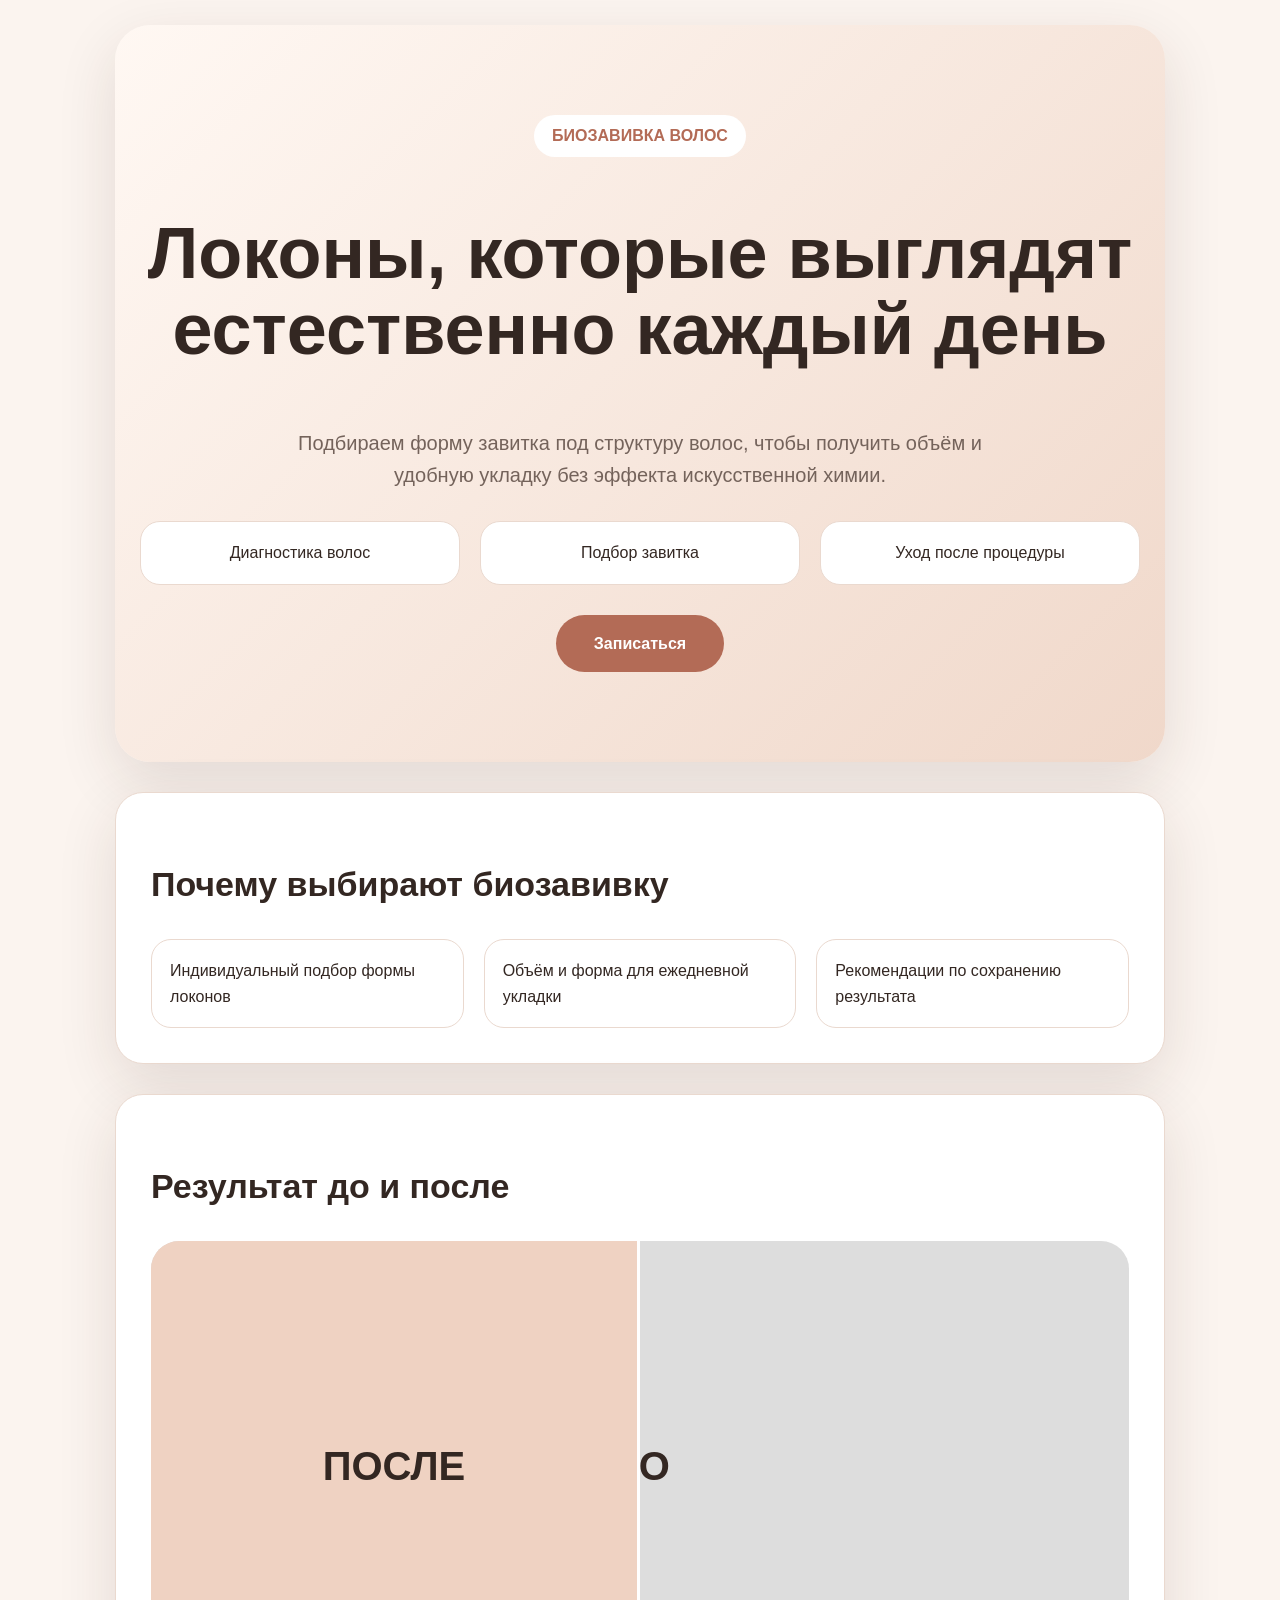
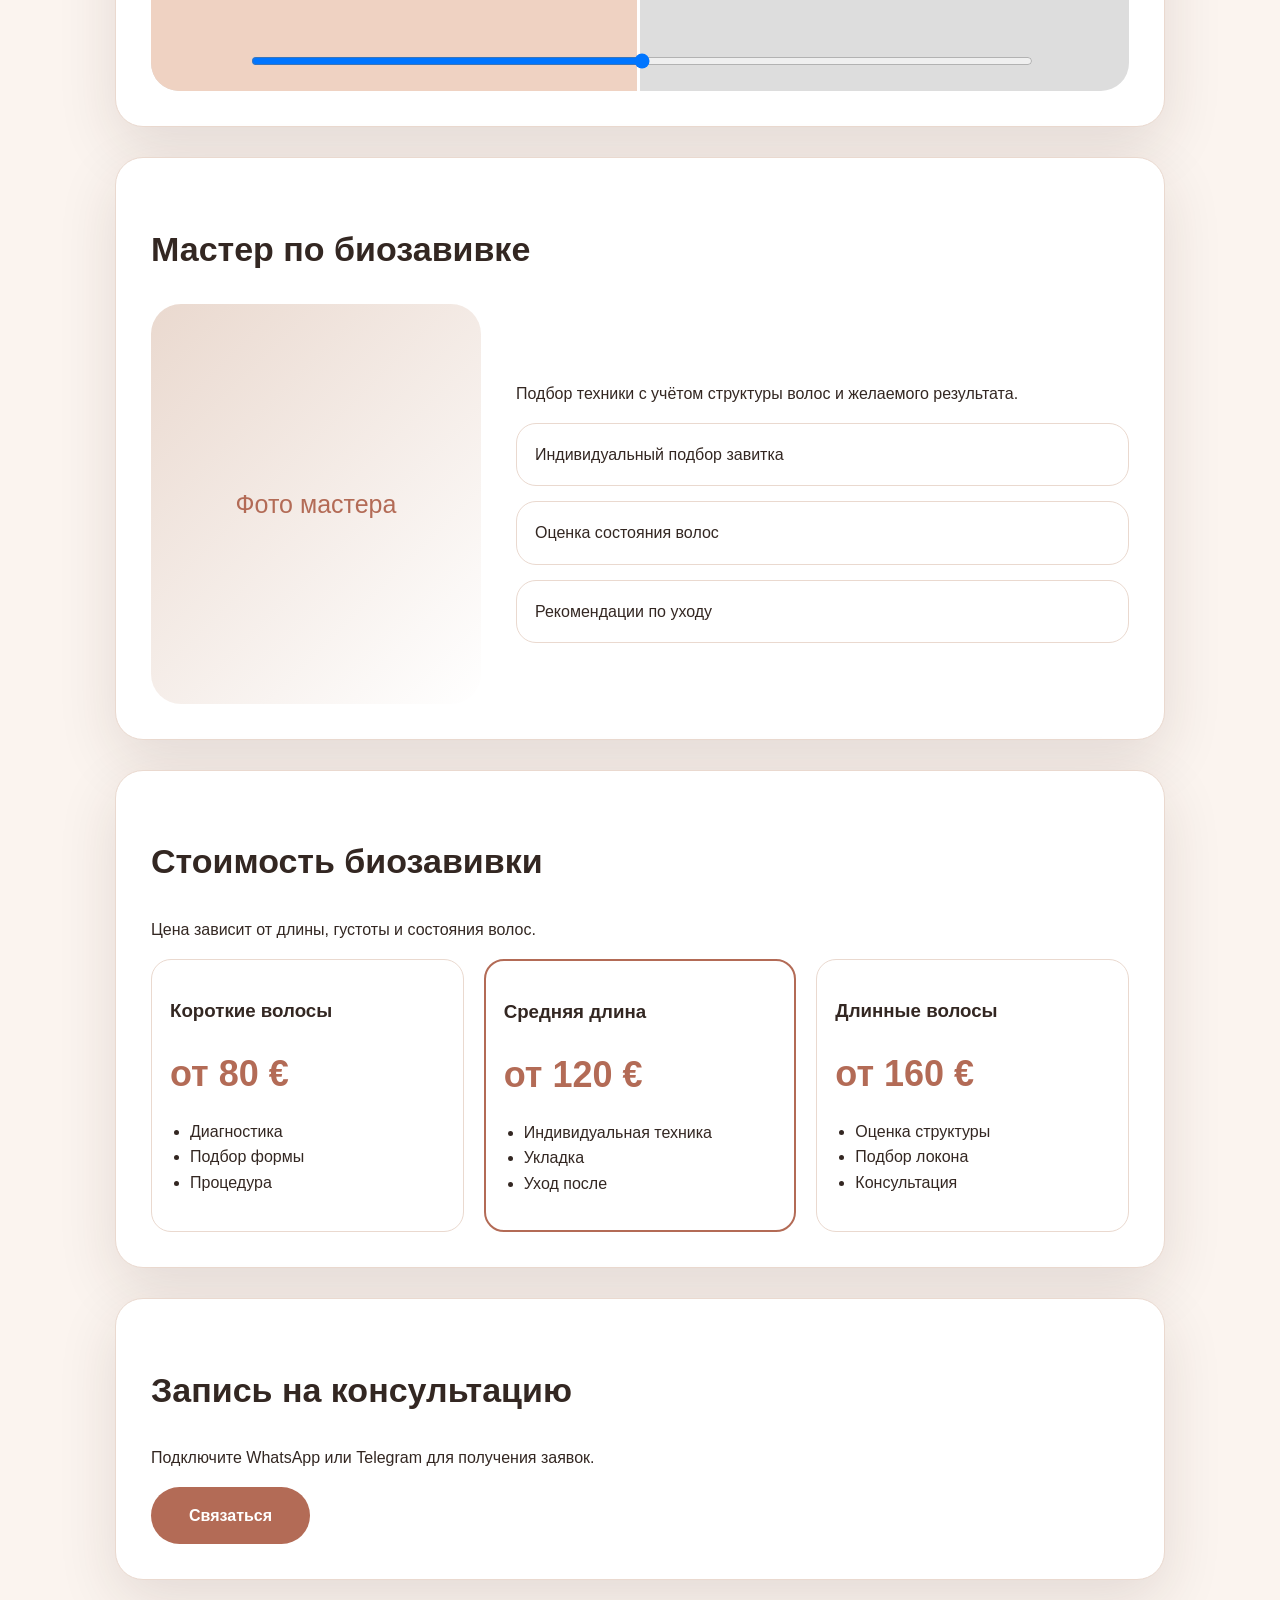
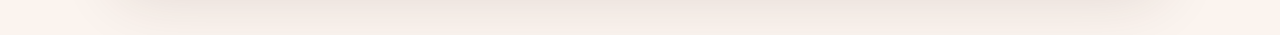
<file: bio-curl-standalone.html>
<!DOCTYPE html>
<html lang="ru">
<head>
<meta charset="UTF-8"><meta name="viewport" content="width=device-width,initial-scale=1.0">
<title>Bio Curl — биозавивка волос</title>
<meta name="description" content="Профессиональная биозавивка волос с подбором формы локонов и уходом.">
<style>
:root{--bg:#fbf4ef;--paper:#fff;--text:#332722;--muted:#74635b;--accent:#b36b56;--dark:#8d4939;--line:#ead9cf;--shadow:0 20px 60px rgba(60,35,25,.12)}*{box-sizing:border-box}body{margin:0;background:var(--bg);color:var(--text);font-family:Arial,sans-serif;line-height:1.6}.wrap{max-width:1100px;margin:auto;padding:25px}.hero{text-align:center;padding:90px 25px;background:linear-gradient(135deg,#fff8f3,#f0d8ca);border-radius:35px;box-shadow:var(--shadow)}.hero-label{display:inline-block;padding:8px 18px;background:#fff;border-radius:30px;color:var(--accent);font-weight:bold}.hero-text{max-width:700px;margin:25px auto;color:var(--muted);font-size:20px}.hero-benefits,.grid{display:grid;gap:20px;grid-template-columns:repeat(auto-fit,minmax(220px,1fr))}.hero-benefits{margin:30px 0}.hero-benefits span,.mini,.price-card,.master-point{background:#fff;padding:18px;border-radius:20px;border:1px solid var(--line)}.btn{display:inline-block;background:var(--accent);color:#fff;padding:16px 38px;border-radius:50px;text-decoration:none;font-weight:bold}.btn:hover{background:var(--dark)}h1{font-size:clamp(38px,7vw,72px);line-height:1.05}h2{font-size:34px}.card{background:var(--paper);padding:35px;border-radius:28px;margin:30px 0;border:1px solid var(--line);box-shadow:var(--shadow);opacity:0;transform:translateY(30px);transition:.7s}.card.show{opacity:1;transform:none}.compare{height:450px;border-radius:28px;overflow:hidden;position:relative;background:#ddd}.after,.before{position:absolute;inset:0;display:flex;align-items:center;justify-content:center;font-size:40px;font-weight:bold}.after{background:#efd2c2;width:50%;overflow:hidden;z-index:2;border-right:3px solid white}.compare input{position:absolute;bottom:20px;left:10%;width:80%;z-index:5}.master-grid{display:grid;grid-template-columns:330px 1fr;gap:35px;align-items:center}.master-photo{height:400px;border-radius:30px;background:linear-gradient(135deg,#ead9cf,#fff);display:flex;align-items:center;justify-content:center;color:var(--accent);font-size:25px}.master-points{display:grid;gap:15px}.price-grid{display:grid;grid-template-columns:repeat(auto-fit,minmax(240px,1fr));gap:20px}.price{font-size:36px;color:var(--accent);font-weight:bold}.price-card.featured{border:2px solid var(--accent)}.price-card ul{padding-left:20px}.faq details{background:#fff;padding:18px;border-radius:16px;margin:10px 0}.contact{margin-bottom:80px}@media(max-width:700px){.compare{height:280px}.master-grid{grid-template-columns:1fr}}
</style></head>
<body><main class="wrap">
<section class="hero"><div class="hero-label">БИОЗАВИВКА ВОЛОС</div><h1>Локоны, которые выглядят естественно каждый день</h1><p class="hero-text">Подбираем форму завитка под структуру волос, чтобы получить объём и удобную укладку без эффекта искусственной химии.</p><div class="hero-benefits"><span>Диагностика волос</span><span>Подбор завитка</span><span>Уход после процедуры</span></div><a class="btn" href="#contact">Записаться</a></section>
<section class="card"><h2>Почему выбирают биозавивку</h2><div class="grid"><div class="mini">Индивидуальный подбор формы локонов</div><div class="mini">Объём и форма для ежедневной укладки</div><div class="mini">Рекомендации по сохранению результата</div></div></section>
<section class="card"><h2>Результат до и после</h2><div class="compare"><div class="before">ДО</div><div class="after">ПОСЛЕ</div><input type="range" min="0" max="100" value="50"></div></section>
<section class="card"><h2>Мастер по биозавивке</h2><div class="master-grid"><div class="master-photo">Фото мастера</div><div><p>Подбор техники с учётом структуры волос и желаемого результата.</p><div class="master-points"><div class="master-point">Индивидуальный подбор завитка</div><div class="master-point">Оценка состояния волос</div><div class="master-point">Рекомендации по уходу</div></div></div></div></section>
<section class="card"><h2>Стоимость биозавивки</h2><p>Цена зависит от длины, густоты и состояния волос.</p><div class="price-grid"><div class="price-card"><h3>Короткие волосы</h3><div class="price">от 80 €</div><ul><li>Диагностика</li><li>Подбор формы</li><li>Процедура</li></ul></div><div class="price-card featured"><h3>Средняя длина</h3><div class="price">от 120 €</div><ul><li>Индивидуальная техника</li><li>Укладка</li><li>Уход после</li></ul></div><div class="price-card"><h3>Длинные волосы</h3><div class="price">от 160 €</div><ul><li>Оценка структуры</li><li>Подбор локона</li><li>Консультация</li></ul></div></div></section>
<section class="card" id="contact"><h2>Запись на консультацию</h2><p>Подключите WhatsApp или Telegram для получения заявок.</p><a class="btn" href="#">Связаться</a></section>
</main><script>document.querySelectorAll('.card').forEach(e=>new IntersectionObserver(a=>{if(a[0].isIntersecting)e.classList.add('show')},{threshold:.15}).observe(e));const r=document.querySelector('.compare input'),a=document.querySelector('.after');r.oninput=()=>a.style.width=r.value+'%';</script></body></html>
</file>
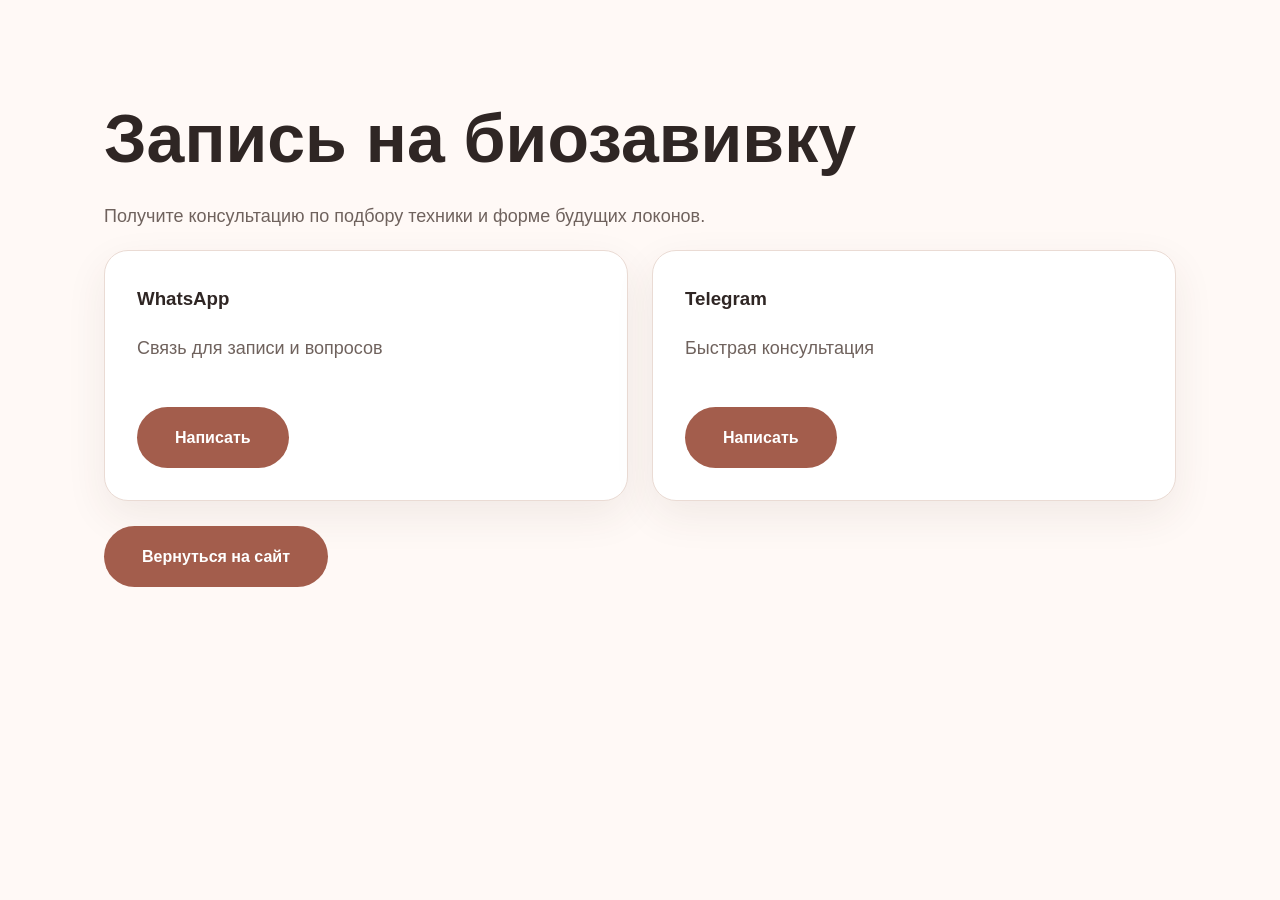
<file: contacts.html>
<!DOCTYPE html>
<html lang="ru">
<head>
<meta charset="UTF-8">
<meta name="viewport" content="width=device-width, initial-scale=1.0">
<title>Контакты Bio Curl</title>
<meta name="description" content="Запись на биозавивку волос и консультация мастера Bio Curl.">
<link rel="icon" href="favicon.svg" type="image/svg+xml">
<link rel="stylesheet" href="style.css">
</head>
<body>
<section class="container">
<h1>Запись на биозавивку</h1>
<p>Получите консультацию по подбору техники и форме будущих локонов.</p>
<div class="cards">
<div class="card"><h3>WhatsApp</h3><p>Связь для записи и вопросов</p><a class="button" href="#">Написать</a></div>
<div class="card"><h3>Telegram</h3><p>Быстрая консультация</p><a class="button" href="#">Написать</a></div>
</div>
<a class="button" href="index.html">Вернуться на сайт</a>
</section>
</body>
</html>
</file>
<file: style.css>
* { box-sizing: border-box; }

:root {
  --bg: #fff9f6;
  --card: #ffffff;
  --text: #2f2624;
  --muted: #6f625d;
  --accent: #a35d4c;
  --accent-dark: #7f4437;
  --line: #eadbd4;
  --soft: #f6ebe5;
}

body { margin: 0; font-family: Arial, Helvetica, sans-serif; color: var(--text); background: var(--bg); line-height: 1.7; }
.container { max-width: 1120px; margin: 0 auto; padding: 75px 24px; }
.hero { min-height: 760px; display:flex; align-items:center; background:linear-gradient(135deg,#f2ded3,#fff9f6); position:relative; }
.hero .container { max-width:900px; text-align:center; }
.nav { display:flex; gap:24px; align-items:center; justify-content:center; flex-wrap:wrap; padding-top:30px; }
.nav a { color:var(--text); text-decoration:none; }
.label { display:inline-block; padding:8px 18px; border-radius:30px; background:rgba(163,93,76,.12); color:var(--accent-dark); font-weight:700; }
h1 { font-size:clamp(38px,6vw,68px); line-height:1.12; margin:25px 0; }
h2 { font-size:clamp(28px,4vw,40px); line-height:1.2; margin-bottom:30px; }
h3 { margin-top:0; }
p { color:var(--muted); font-size:18px; }
.lead { max-width:760px; margin:0 auto; font-size:21px; }
.button { display:inline-block; margin-top:25px; background:var(--accent); color:#fff; padding:17px 38px; border-radius:50px; text-decoration:none; font-weight:700; }
.button:hover { background:var(--accent-dark); }
.cards,.steps,.gallery { display:grid; grid-template-columns:repeat(auto-fit,minmax(260px,1fr)); gap:24px; }
.card,.steps div { background:var(--card); padding:32px; border-radius:24px; border:1px solid var(--line); box-shadow:0 15px 40px rgba(80,50,40,.08); }
.gallery .photo { min-height:360px; overflow:hidden; position:relative; border-radius:24px; background:linear-gradient(145deg,#eadbd4,#fff); display:flex; align-items:center; justify-content:center; font-weight:700; color:var(--accent-dark); border:1px solid var(--line); }
.gallery img { width:100%; height:100%; object-fit:cover; position:absolute; inset:0; }
.steps b { display:block; font-size:32px; color:var(--accent); }
.trust { background:var(--soft); border-radius:30px; }
.review { font-style:italic; }
.contact-form { display:grid; gap:16px; max-width:500px; margin:auto; }
.contact-form input { padding:16px; border-radius:14px; border:1px solid var(--line); font-size:16px; }
.contact-form button { cursor:pointer; border:none; }
footer { background:#2f2624; color:white; text-align:center; padding:30px; }
footer p { color:white; }
.mobile-contact { position:fixed; right:20px; bottom:20px; z-index:10; background:var(--accent); color:white; padding:15px 22px; border-radius:40px; text-decoration:none; font-weight:700; }
@media(max-width:600px){.container{padding:45px 18px}.hero{min-height:620px}h1{font-size:36px}.mobile-contact{left:18px;right:18px;text-align:center}.gallery .photo{min-height:280px}}
</file>
